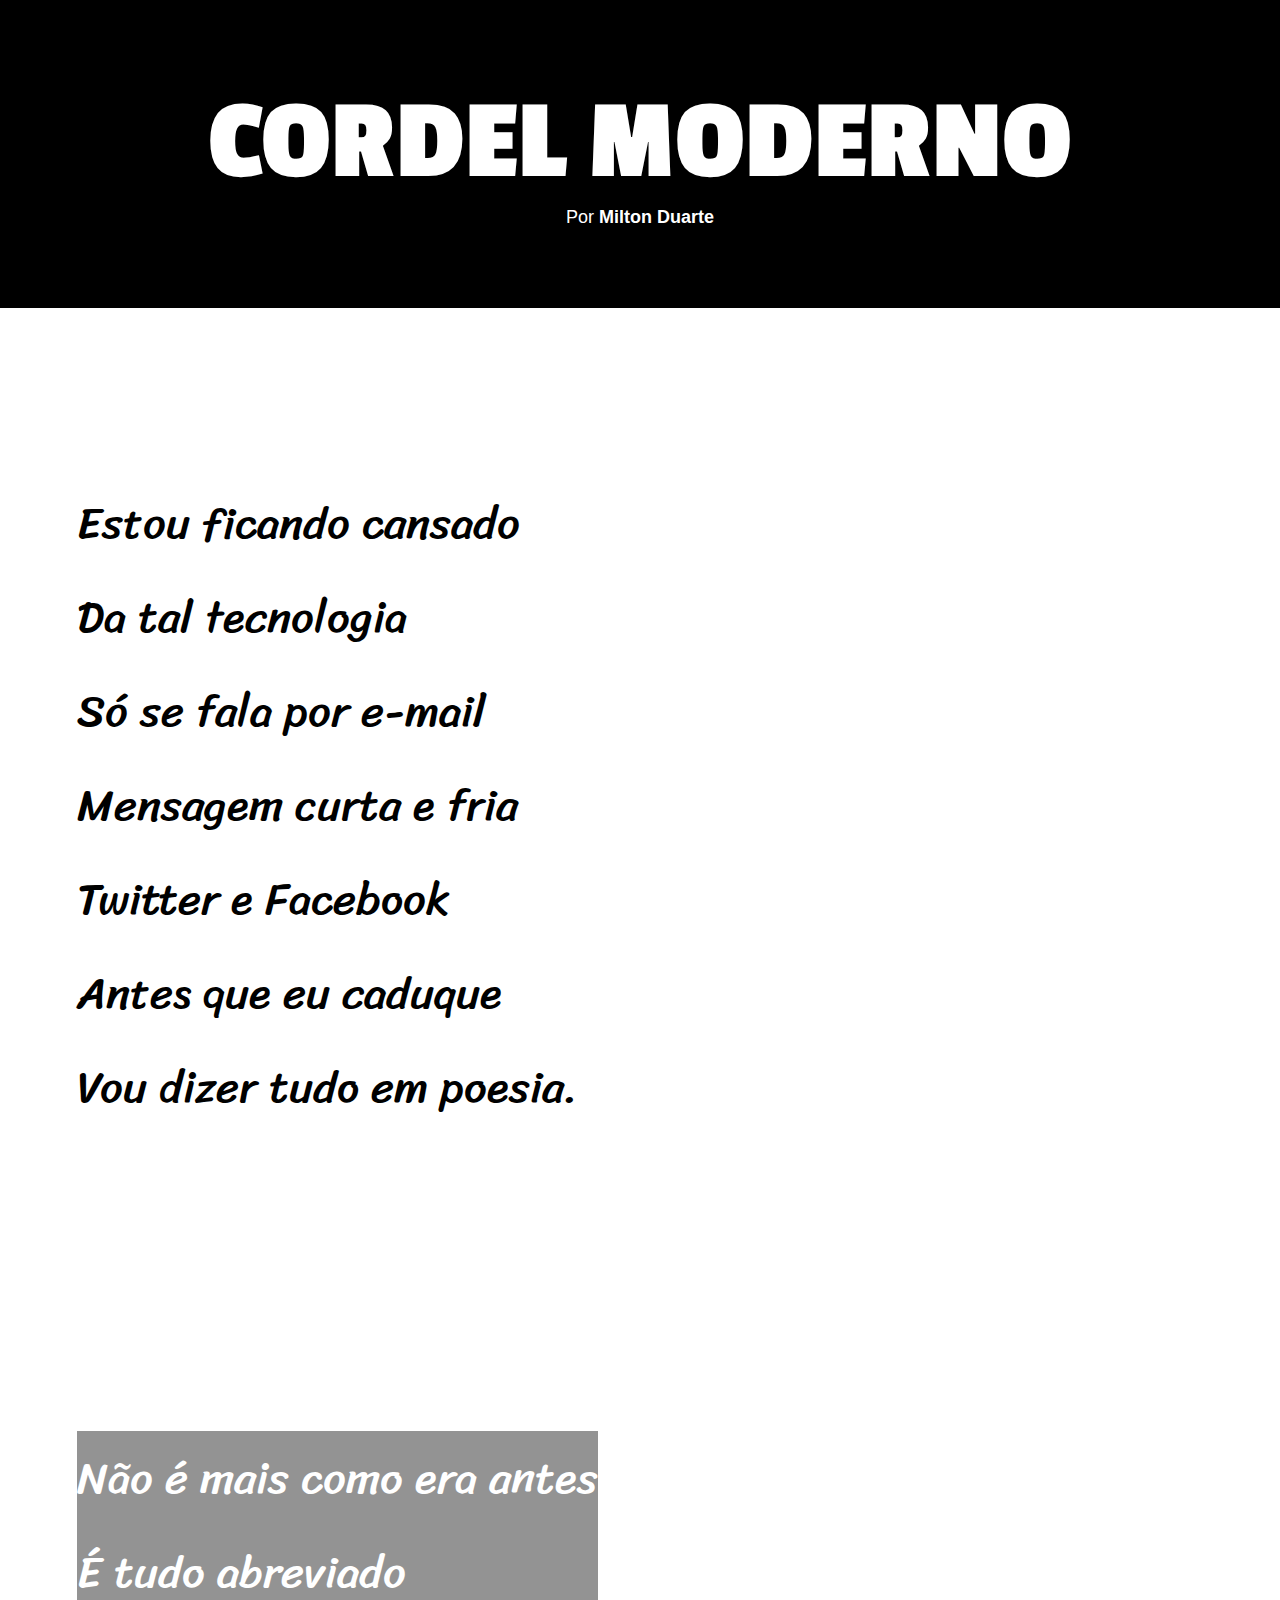
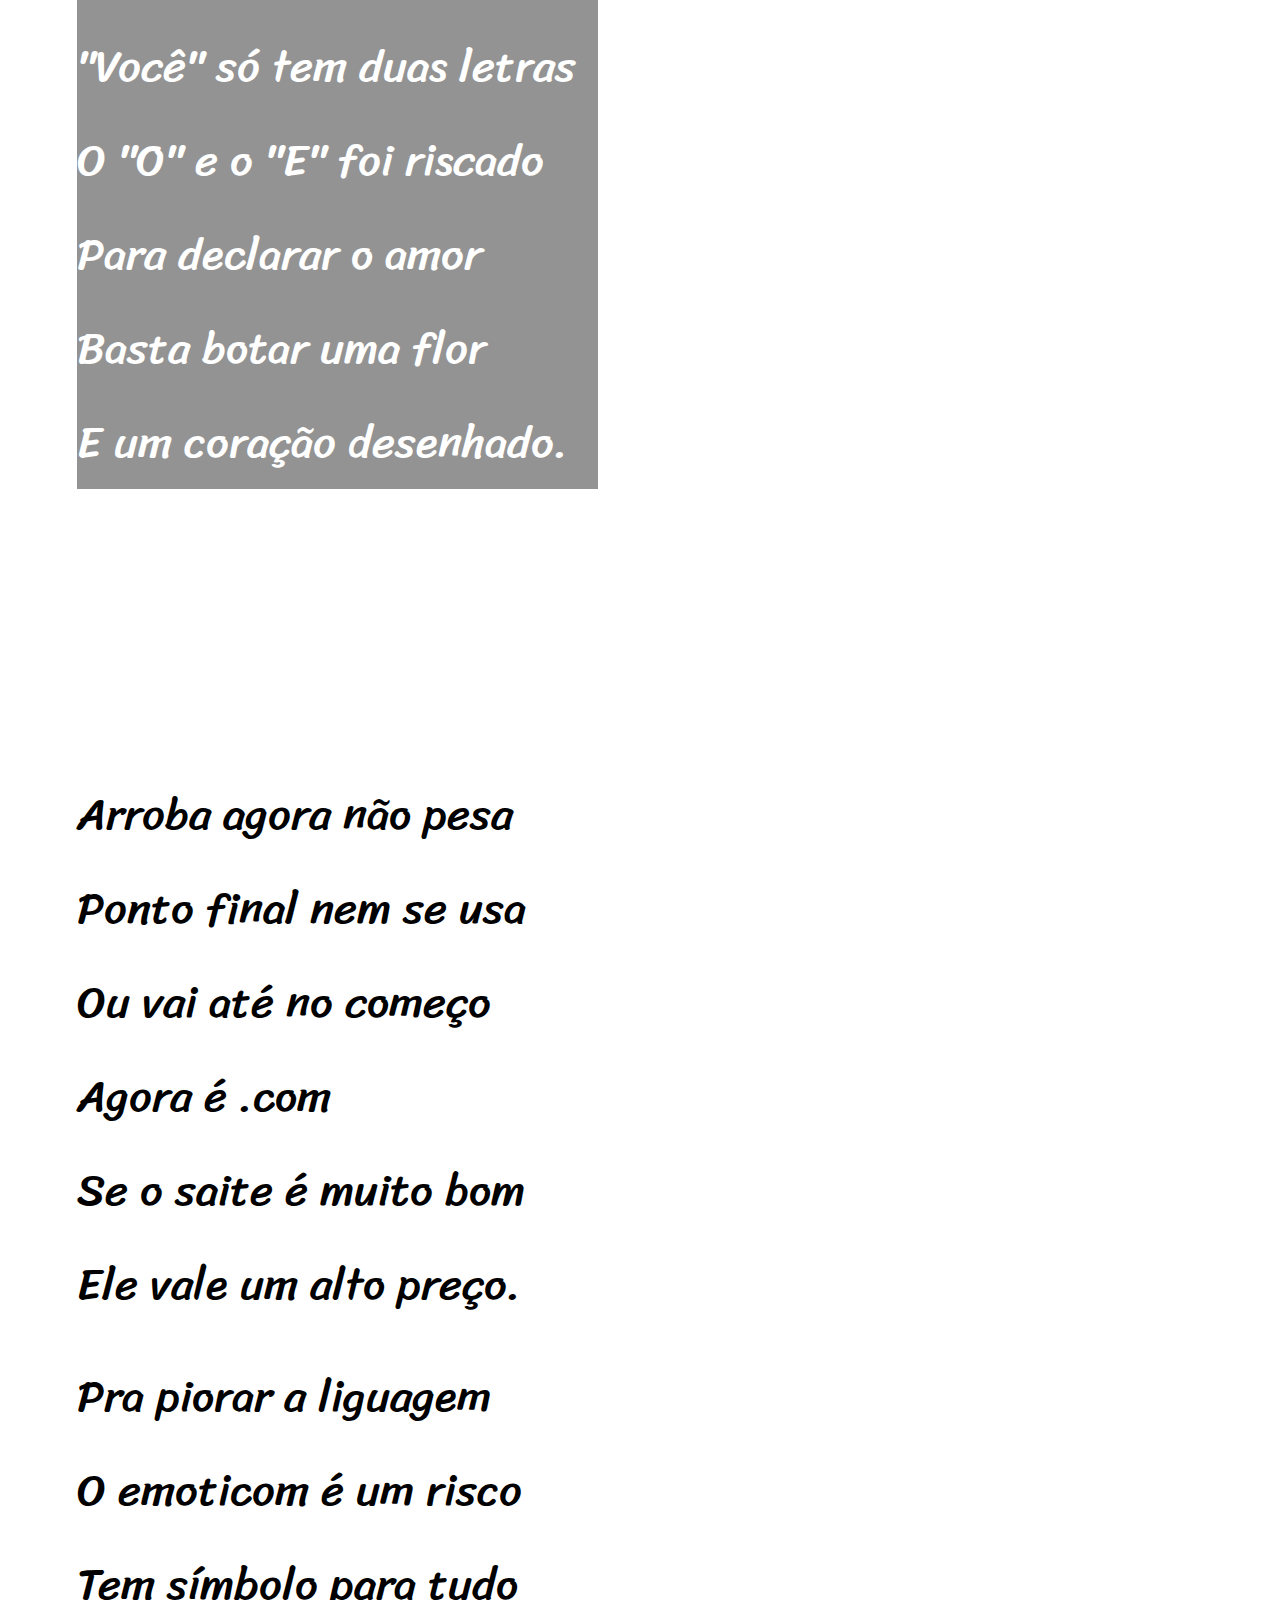
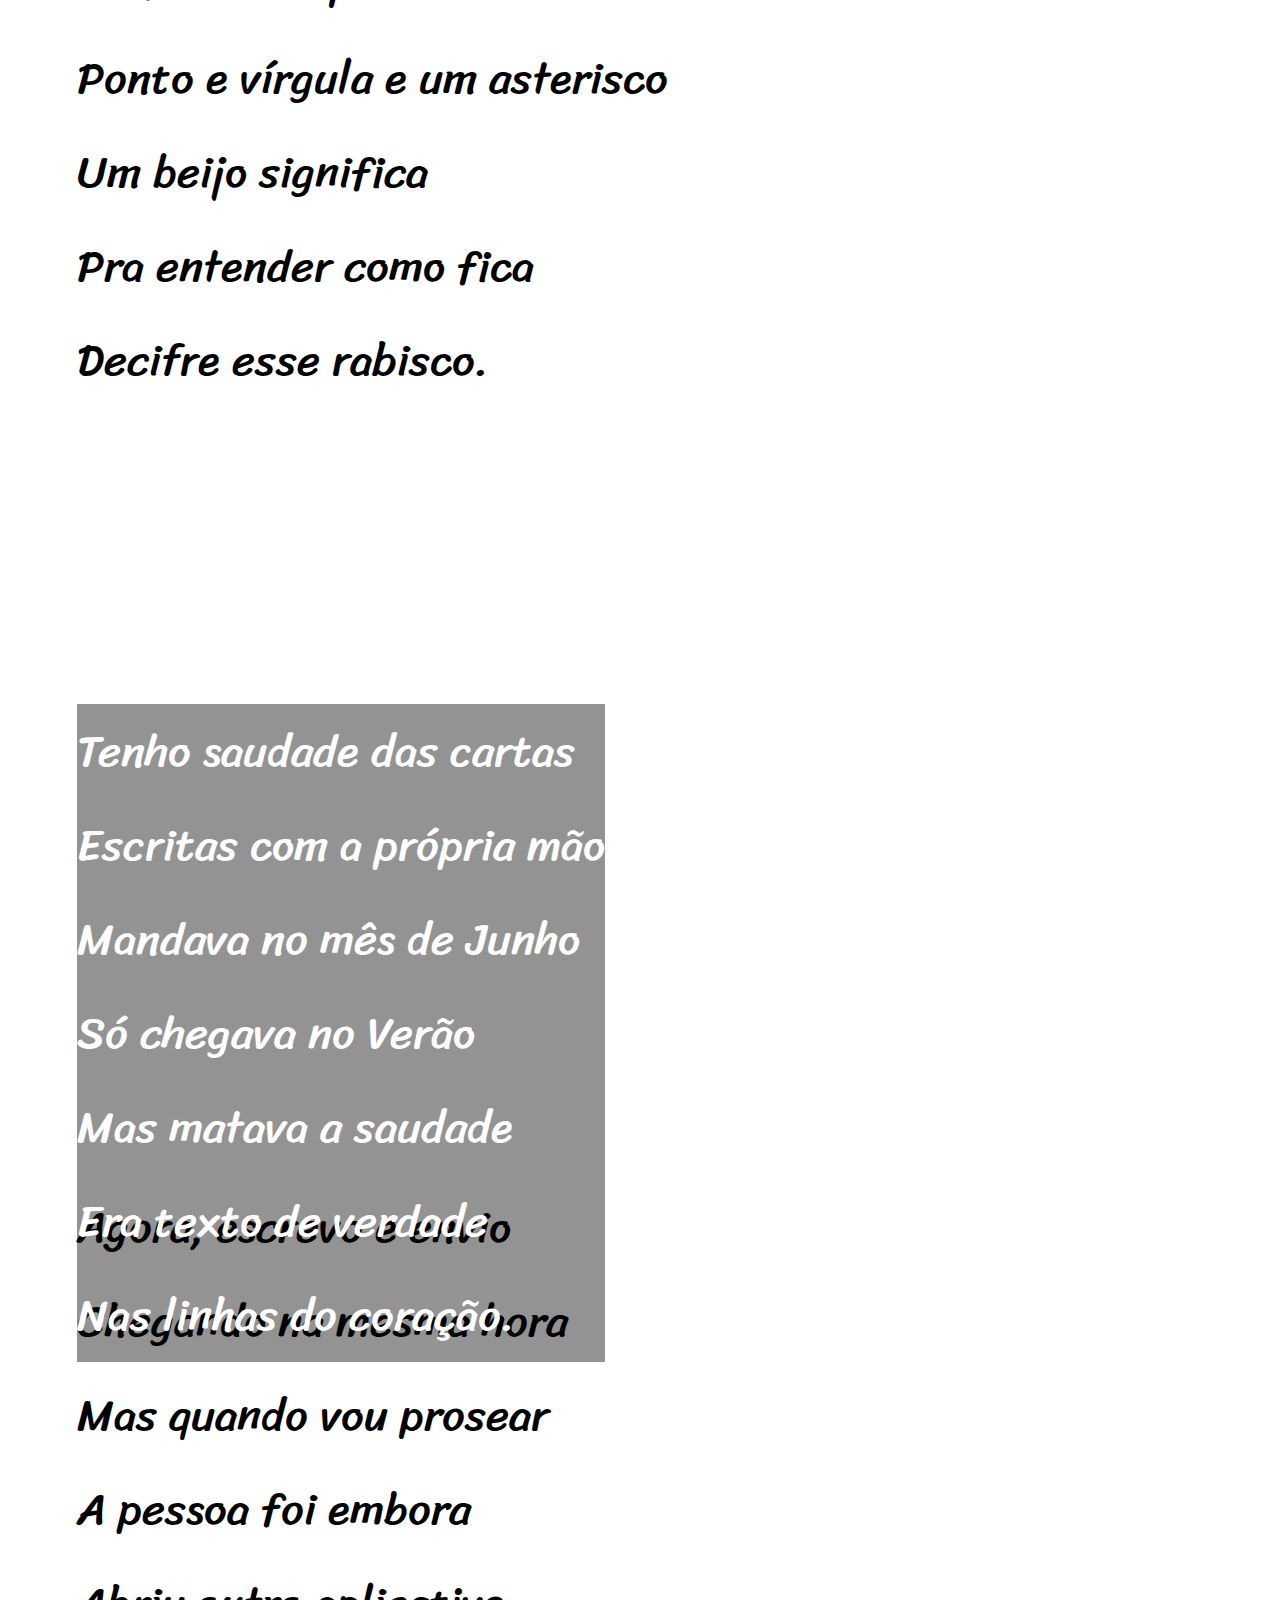
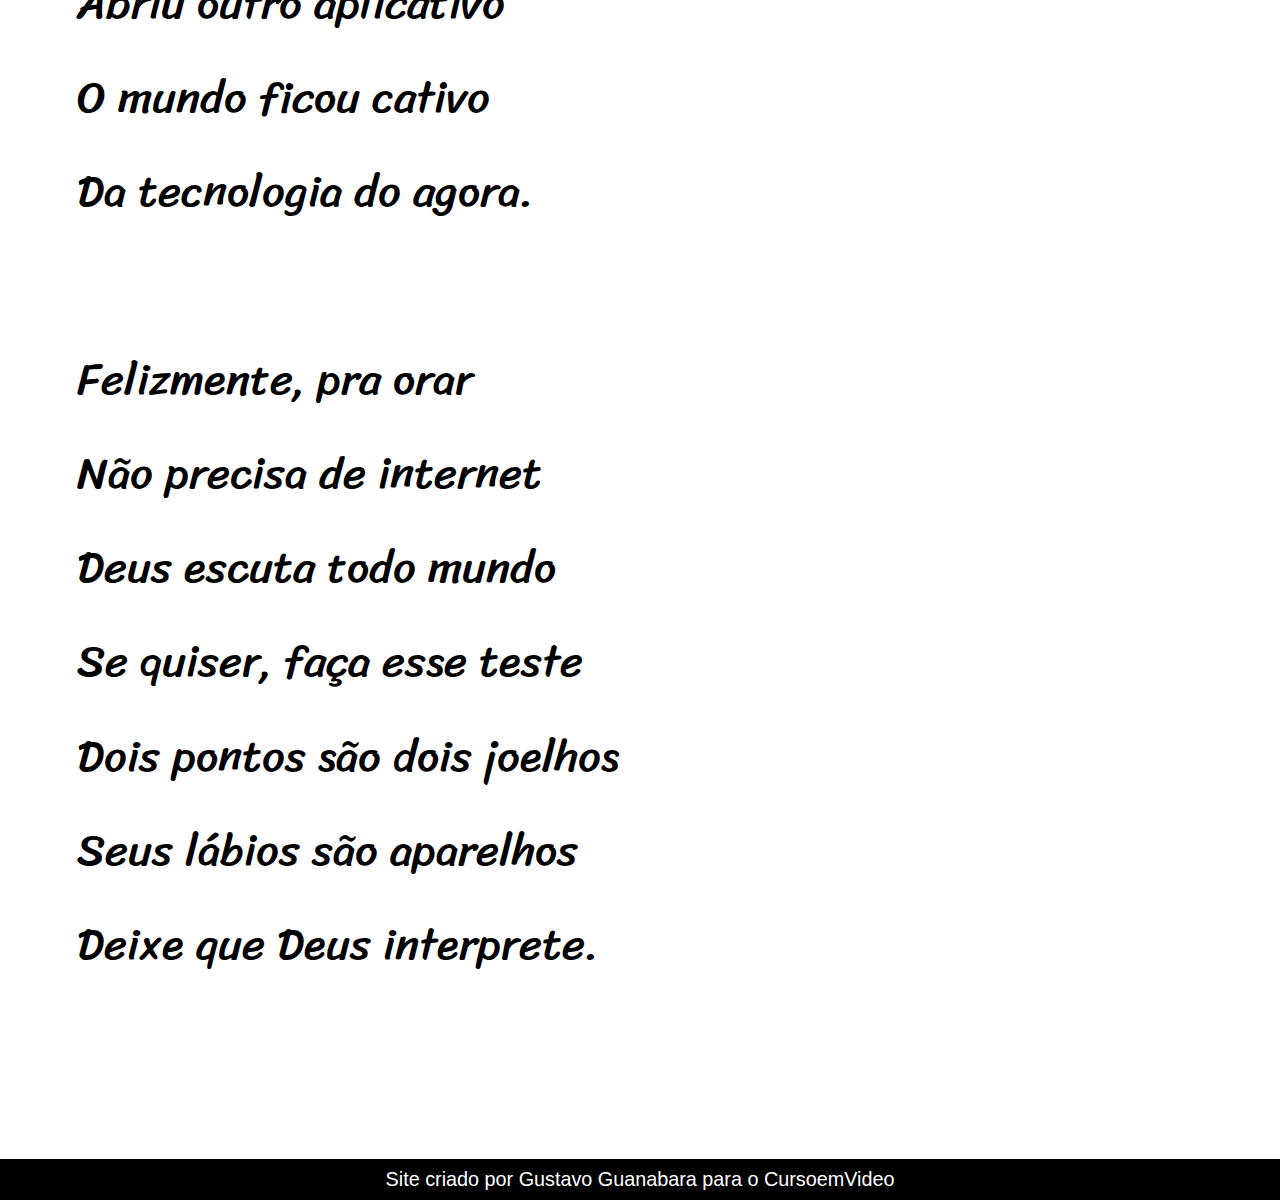
<file: Desafio/Desafio 012/index.html>
<!DOCTYPE html>
<html lang="pt-br">
<head>
    <meta charset="UTF-8">
    <meta http-equiv="X-UA-Compatible" content="IE=edge">
    <meta name="viewport" content="width=device-width, initial-scale=1.0">
    <title>Cordel Moderno</title>
    <link rel="stylesheet" href="estilo.css">
</head>
<body>
    <header>
        <h1>CORDEL MODERNO</h1>
        <p>Por <a href="https://www.recantodasletras.com.br/poesias/3186743">Milton Duarte</a></p>
    </header>
    <main>
        <section id="sec1">
            <p id="par1.1">Estou ficando cansado</br>
            Da tal tecnologia</br>
            Só se fala por e-mail</br>
            Mensagem curta e fria</br>
            Twitter e Facebook</br>
            Antes que eu caduque</br>
            Vou dizer tudo em poesia.</p>
        </section>
        <section id="sec2">
            <p id="par2">Não é mais como era antes</br>
            É tudo abreviado</br>
            "Você" só tem duas letras</br>
            O "O" e o "E" foi riscado</br>
            Para declarar o amor</br>
            Basta botar uma flor</br>
            E um coração desenhado.</p>
        </section>
        <section id="sec3">
            <p id="par3">Arroba agora não pesa</br>
            Ponto final nem se usa</br>
            Ou vai até no começo</br>
            Agora é .com</br>
            Se o saite é muito bom</br>
            Ele vale um alto preço.</p>
            <br>
            <p id="par32">Pra piorar a liguagem</br>
            O emoticom é um risco</br>
            Tem símbolo para tudo</br>
            Ponto e vírgula e um asterisco</br>
            Um beijo significa</br>
            Pra entender como fica</br>
            Decifre esse rabisco.</p>
        </section>
        <section id="sec4">
            <p id="par2">Tenho saudade das cartas</br>
            Escritas com a própria mão</br>
            Mandava no mês de Junho</br>
            Só chegava no Verão</br>
            Mas matava a saudade</br>
            Era texto de verdade</br>
            Nas linhas do coração.</p>
        </section>
        <section class="par5">
            <p>Agora, escrevo e envio</br>
            Chegando na mesma hora</br>
            Mas quando vou prosear</br>
            A pessoa foi embora</br>
            Abriu outro aplicativo</br>
            O mundo ficou cativo</br>
            Da tecnologia do agora.</br>
            <br>
            Felizmente, pra orar</br>
            Não precisa de internet</br>
            Deus escuta todo mundo</br>
            Se quiser, faça esse teste</br>
            Dois pontos são dois joelhos</br>
            Seus lábios são aparelhos</br>
            Deixe que Deus interprete.</p>
        </section>
    </main>
    <footer>
        <p>Site criado por <a href="https://gustavoguanabara.github.io/">Gustavo Guanabara</a> para o <a href="https://www.cursoemvideo.com/">CursoemVideo</a></p>
    </footer>
</body>
</html>
</file>
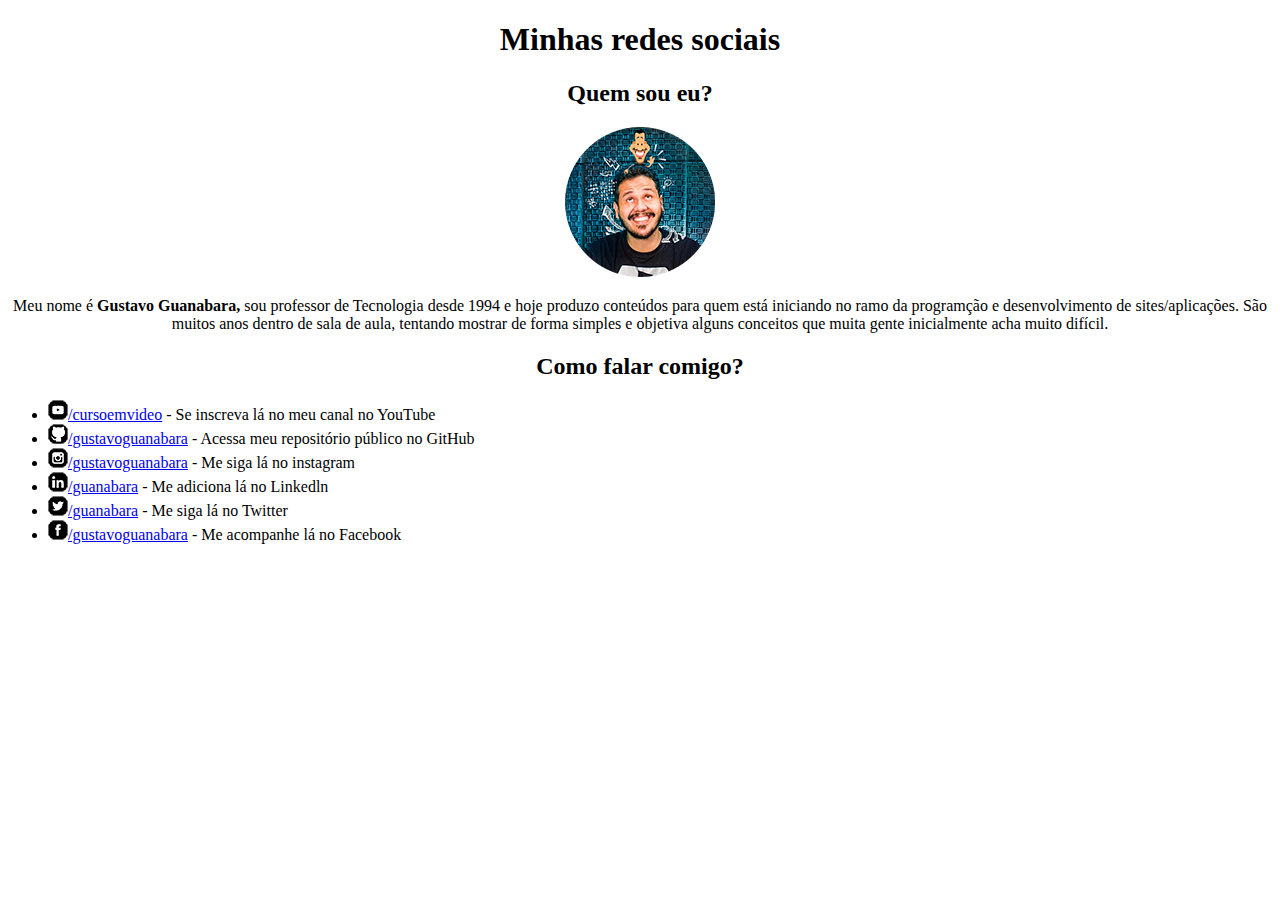
<file: Desafio/Desafio 05/index.html>
<!DOCTYPE html>
<html lang="pt-br">
<head>
    <meta charset="UTF-8">
    <meta http-equiv="X-UA-Compatible" content="IE=edge">
    <meta name="viewport" content="width=device-width, initial-scale=1.0">
    <title>Social</title>
    <link rel="shortcut icon" href="Imagens/" type="image/x-icon">
    <style>
        body {
            text-align: center;
        }
        ul {
            text-align: justify;
        }
    </style>
</head>
<body>
    <h1>Minhas redes sociais</h1>
    <h2>Quem sou eu?</h2>
    <img src="Imagens/foto-perfil-guanabara.png" alt="Gustavo Guanabara">
    <p>Meu nome é <strong>Gustavo Guanabara,</strong> sou professor de Tecnologia desde 1994 e hoje produzo conteúdos para quem está iniciando no ramo da programção e desenvolvimento de sites/aplicações. São muitos anos dentro de sala de aula, tentando mostrar de forma simples e objetiva alguns conceitos que muita gente inicialmente acha muito difícil.</p>
    <h2>Como falar comigo?</h2>
    <ul>
        <li><img src="Imagens/icone-youtube.png" alt="icone youtube"><a href="https://www.youtube.com/channel/UCrWvhVmt0Qac3HgsjQK62FQ" target="_blank">/cursoemvideo</a> - Se inscreva lá no meu canal no YouTube</li>
        <li><img src="Imagens/icone-github.png" alt="icone github"><a href="https://github.com/gustavoguanabara" target="_blank">/gustavoguanabara</a> - Acessa meu repositório público no GitHub</li>
        <li><img src="Imagens/icone-instagram.png" alt="icone instagram"><a href="https://www.instagram.com/gustavoguanabara/" target="_blank">/gustavoguanabara</a> - Me siga lá no instagram</li>
        <li><img src="Imagens/icone-linkedin.png" alt="icone linkedin"><a href="https://www.linkedin.com/in/guanabara/?original_referer=https%3A%2F%2Fwww%2Egoogle%2Ecom%2F&originalSubdomain=br" target="_blank">/guanabara</a> - Me adiciona lá no Linkedln</li>
        <li><img src="Imagens/icone-twitter.png" alt="icone twitter"><a href="https://twitter.com/guanabara" target="_blank">/guanabara</a> - Me siga lá no Twitter</li>
        <li><img src="Imagens/icone-facebook.png" alt="icone "><a href="https://pt-br.facebook.com/gustavoguanabara" target="_blank">/gustavoguanabara</a> - Me acompanhe lá no Facebook</li>
        
    </ul>
</body>
</html>
</file>
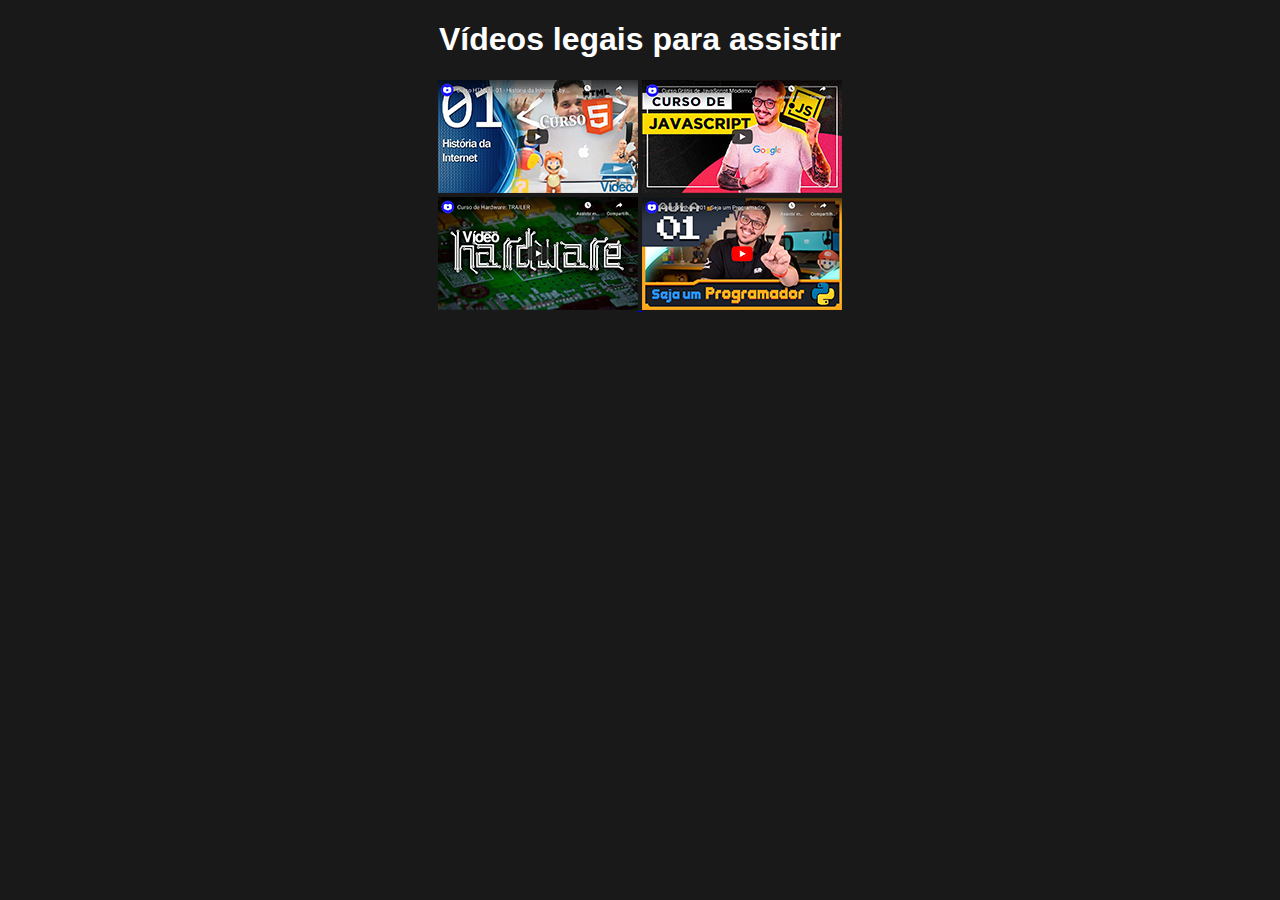
<file: Desafio/Desafio 09/index.html>
<!DOCTYPE html>
<html lang="pt-br">
<head>
    <meta charset="UTF-8">
    <meta http-equiv="X-UA-Compatible" content="IE=edge">
    <meta name="viewport" content="width=device-width, initial-scale=1.0">
    <title>Meus Vídeos</title>
    <link rel="shortcut icon" href="imagens/favicon.ico" type="image/x-icon">
    <style>
        body{
            background-color: rgb(26, 25, 25);
            text-align: center;
            font-family: Arial, Helvetica, sans-serif;
        }
        h1 {
            color: white;
        }
    </style>
</head>
<body>
    <h1>Vídeos legais para assistir</h1>
    <picture>
        <a href="paginahtml.html"><img src="imagens/thumb-html.png" alt="pagina html"></a>
        <a href="paginajs.html"><img src="imagens/thumb-js.png" alt="pagina js"></a><br>
        <a href="paginahardware.html"><img src="imagens/thumb-hardware.png" alt="pagina hardware">
        <a href="paginapython.html"><img src="imagens/thumb-python.png" alt="pagina python">
    </picture>
</body>
</html>
</file>
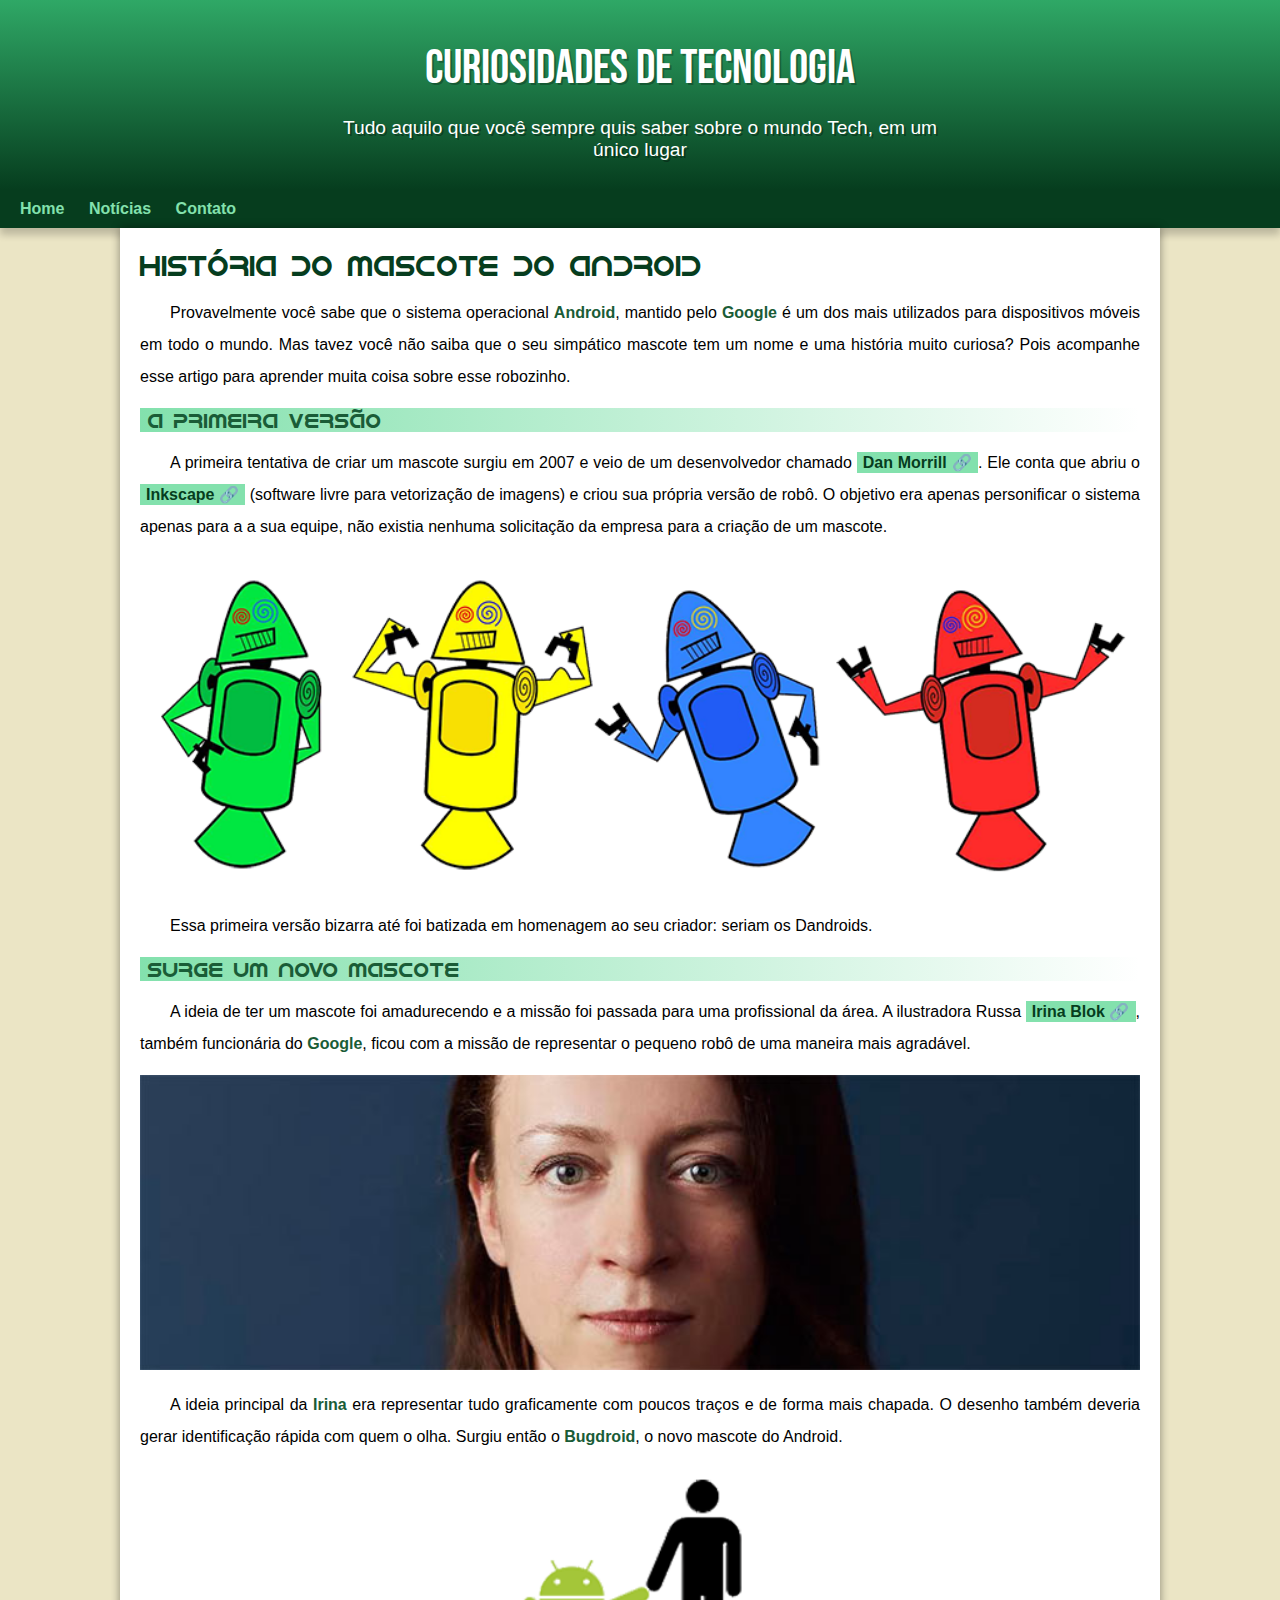
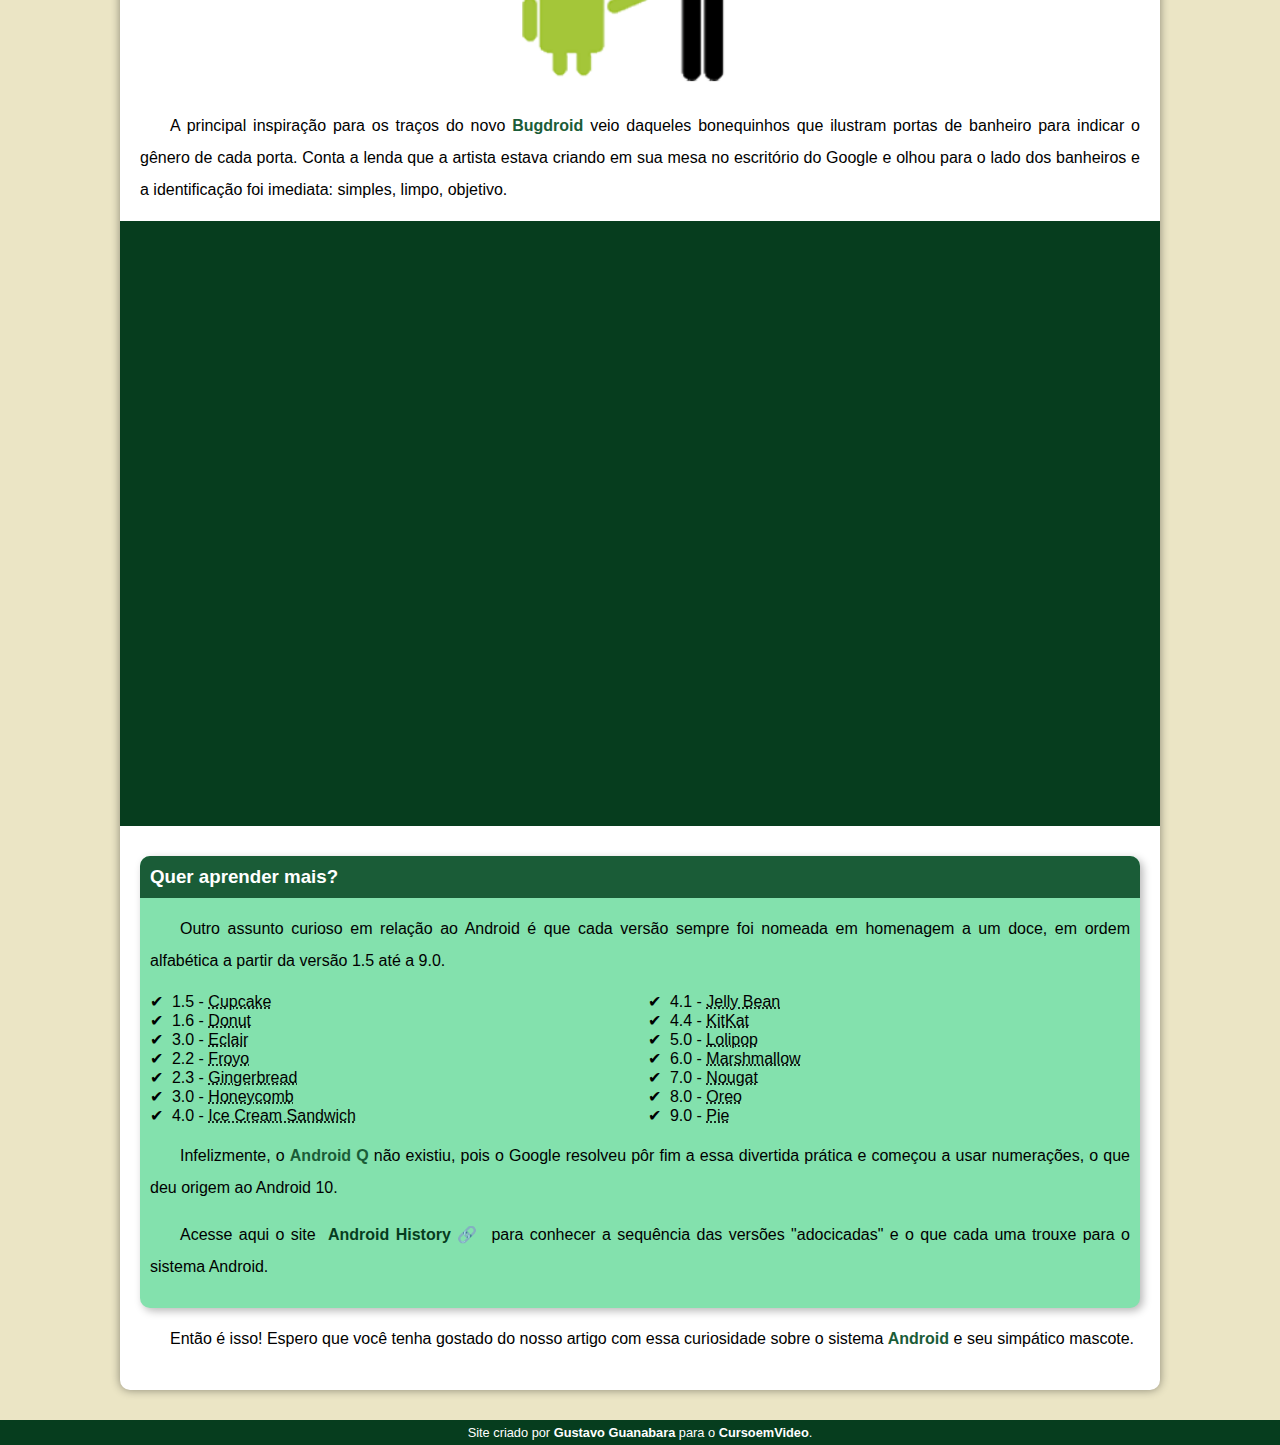
<file: Desafio/Desafio 010/android.html>
<!DOCTYPE html>
<html lang="en">
<head>
    <meta charset="UTF-8">
    <meta http-equiv="X-UA-Compatible" content="IE=edge">
    <meta name="viewport" content="width=device-width, initial-scale=1.0">
    <title>Como surgiu o Mascote do Android?</title>
    <link rel="shortcut icon" href="imagens/favicon.ico" type="image/x-icon">
    <link rel="stylesheet" href="estilo.css">
</head>
<body>
<header>
    <h1>Curiosidades de Tecnologia</h1>
    
    <p>Tudo aquilo que você sempre quis saber sobre o mundo Tech, em um único lugar</p>
</header>
<nav>
    <a href="#">Home</a>
    <a href="#">Notícias</a>
    <a href="#">Contato</a>
</nav>   
<main>
    <article>
        <h1>História do Mascote do Android</h1>
        
        <p>Provavelmente você sabe que o sistema operacional <strong>Android</strong>, mantido pelo <strong>Google</strong> é um dos mais utilizados para dispositivos móveis em todo o mundo. Mas tavez você não saiba que o seu simpático mascote tem um nome e uma história muito curiosa? Pois acompanhe esse artigo para aprender muita coisa sobre esse robozinho.</p>
        
        <h2>A primeira versão</h2>
        
        <p>A primeira tentativa de criar um mascote surgiu em 2007 e veio de um desenvolvedor chamado <a href="https://androidcommunity.com/dan-morrill-shows-us-the-android-mascot-that-almost-was-20130103/" target="_blank" class="externo">Dan Morrill</a>. Ele conta que abriu o <a href="https://inkscape.org/pt-br/" target="_blank" class="externo">Inkscape</a> (software livre para vetorização de imagens) e criou sua própria versão de robô. O objetivo era apenas personificar o sistema apenas para a a sua equipe, não existia nenhuma solicitação da empresa para a criação de um mascote.</p>
        
        <picture>
            <source media="(max-width: 670px)" srcset="imagens/dan-droids-pq.png"> 
            <img src="imagens/dan-droids.png" alt="primeiro mascote do android">
        </picture>
        
        <p>Essa primeira versão bizarra até foi batizada em homenagem ao seu criador: seriam os Dandroids.</p>
        
        <h2>Surge um novo mascote</h2>
        
        <p>A ideia de ter um mascote foi amadurecendo e a missão foi passada para uma profissional da área. A ilustradora Russa <a href="https://www.irinablok.com/" target="_blank" class="externo">Irina Blok</a>, também funcionária do <strong>Google</strong>, ficou com a missão de representar o pequeno robô de uma maneira mais agradável.</p>
        
        <picture>
            <source media="(max-width: 670px)" srcset="imagens/irina-blok-pq.jpg">
            <img src="imagens/irina-blok.jpg" alt="Irina block, criadora do Android">
        </picture>
        
        <p>A ideia principal da <strong>Irina</strong> era representar tudo graficamente com poucos traços e de forma mais chapada. O desenho também deveria gerar identificação rápida com quem o olha. Surgiu então o <strong>Bugdroid</strong>, o novo mascote do Android.</p>
        
        <img src="imagens/bugdroid.png" alt="Bugdroid" class="pequena" alt="Bugdroid">
        
        <p>A principal inspiração para os traços do novo <strong>Bugdroid</strong> veio daqueles bonequinhos que ilustram portas de banheiro para indicar o gênero de cada porta. Conta a lenda que a artista estava criando em sua mesa no escritório do Google e olhou para o lado dos banheiros e a identificação foi imediata: simples, limpo, objetivo.</p>
        
        <div class="video"><iframe width="1290" height="547" src="https://www.youtube.com/embed/l2UDgpLz20M" title="YouTube video player" frameborder="0" allow="accelerometer; autoplay; clipboard-write; encrypted-media; gyroscope; picture-in-picture" allowfullscreen></iframe></div>
        
        <aside>
            <h3>Quer aprender mais?</h3>
            
            <p>Outro assunto curioso em relação ao Android é que cada versão sempre foi nomeada em homenagem a um doce, em ordem alfabética a partir da versão 1.5 até a 9.0.</p>
            
            <ul>
                <li>1.5 - <abbr title="Bolo de Copo">Cupcake</abbr></li>
                <li>1.6 - <abbr title="Rosquinha">Donut</abbr></li>
                <li>3.0 - <abbr title="Bomba">Eclair</abbr></li>
                <li>2.2 - <abbr title="Yorgute Congelado">Froyo</abbr></li>
                <li>2.3 - <abbr title="Biscoito de Gengibre">Gingerbread</abbr></li>
                <li>3.0 - <abbr title="Favo de Mel">Honeycomb</abbr></li>
                <li>4.0 - <abbr title="Sanduiche de Sorvete">Ice Cream Sandwich</abbr></li>
                <li>4.1 - <abbr title="Jujuba">Jelly Bean</abbr></li>
                <li>4.4 - <abbr title="KitKat">KitKat</abbr></li>
                <li>5.0 - <abbr title="Pirulito">Lolipop</abbr></li>
                <li>6.0 - <abbr title="Marshmallow">Marshmallow</abbr></li>
                <li>7.0 - <abbr title="Torrone">Nougat</abbr></li>
                <li>8.0 - <abbr title="Oreo">Oreo</abbr></li>
                <li>9.0 - <abbr title="Torta">Pie</abbr></li>
            </ul>
            
            <p>Infelizmente, o <strong>Android Q</strong> não existiu, pois o Google resolveu pôr fim a essa divertida prática e começou a usar numerações, o que deu origem ao Android 10.</p>
        
        
            <p>Acesse aqui o site <a href="https://www.android.com/intl/pt-BR_br/history/" target="_blank" class="externo">Android History</a> para conhecer a sequência das versões "adocicadas" e o que cada uma trouxe para o sistema Android.</p>
        
        </aside>

        <p>Então é isso! Espero que você tenha gostado do nosso artigo com essa curiosidade sobre o sistema <strong>Android</strong> e seu simpático mascote.</p>
    </article>
</main>
<footer>
    <p>Site criado por <a href="https://gustavoguanabara.github.io/" target="_blank">Gustavo Guanabara</a> para o <a href="https://www.youtube.com/cursoemvideo" target="_blank">CursoemVideo</a>.</p>
</footer>
</body>
</html>
</file>
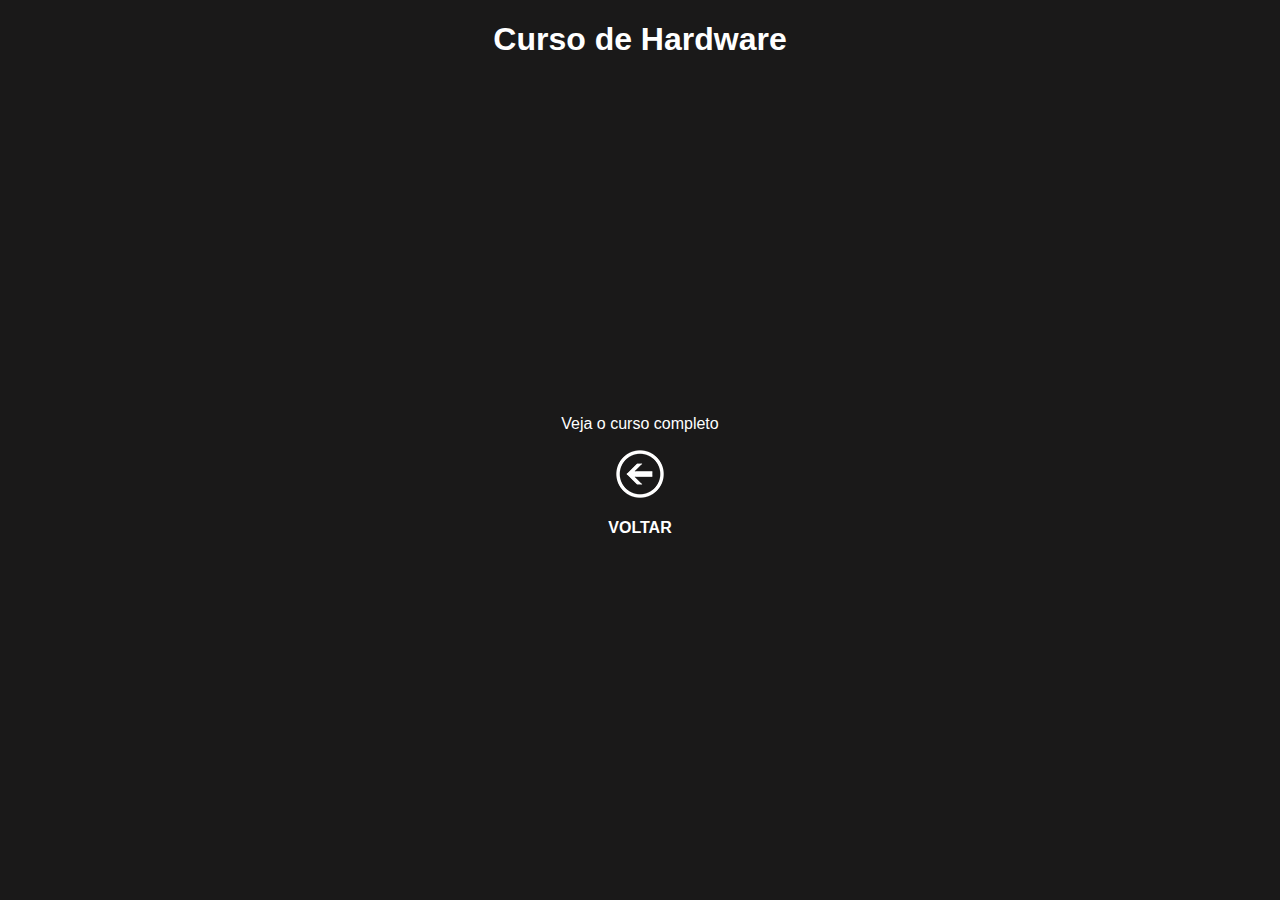
<file: Desafio/Desafio 09/paginahardware.html>
<!DOCTYPE html>
<html lang="pt-br">
<head>
    <meta charset="UTF-8">
    <meta http-equiv="X-UA-Compatible" content="IE=edge">
    <meta name="viewport" content="width=device-width, initial-scale=1.0">
    <title>Hardware</title>
    <style>
        body {
            background-color: rgb(26, 25, 25);
            text-align: center;
            font-family: Arial, Helvetica, sans-serif;
        }
        h1 {
            color: white;
        }
        p {
            color: white;
        }
        a {
            color: white;
            text-decoration: none;
        }

        a:hover {
            text-decoration: underline;
        }
    </style>
</head>
<body>
    <h1>Curso de Hardware</h1>
    <iframe width="560" height="315" src="https://www.youtube.com/embed/iT6E92Kt38o" title="YouTube video player" frameborder="0" allow="accelerometer; autoplay; clipboard-write; encrypted-media; gyroscope; picture-in-picture" allowfullscreen></iframe><br>
    <p><a href="https://www.youtube.com/watch?v=iT6E92Kt38o&ab_channel=CursoemV%C3%ADdeo" target="_blank">Veja o curso completo</a></p>
    <picture>
    <a href="index.html"><img src="imagens/voltar.png" alt="botao de voltar"><br></a>
    </picture>
    <p><strong>VOLTAR</strong></p>
</body>
</html>
</file>
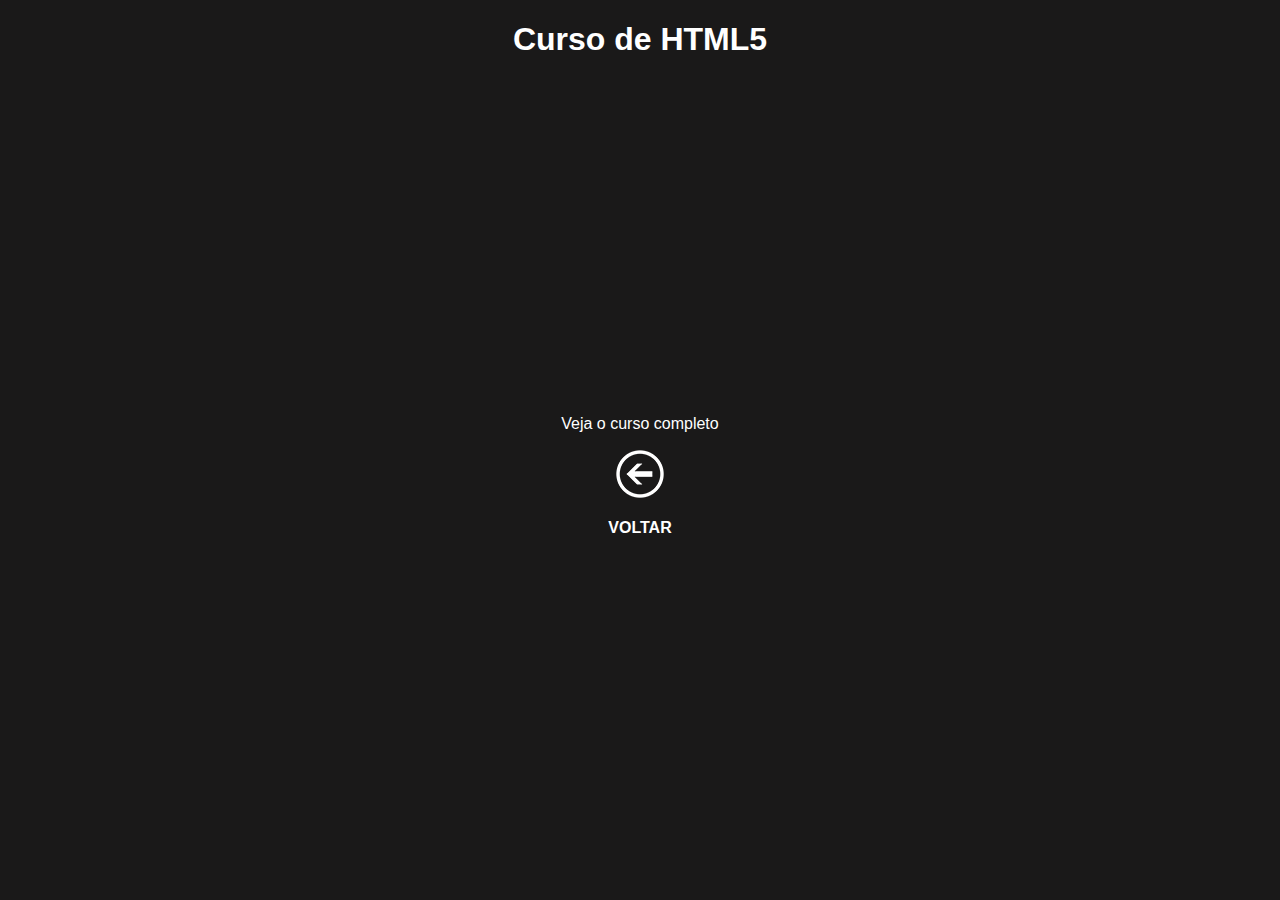
<file: Desafio/Desafio 09/paginahtml.html>
<!DOCTYPE html>
<html lang="pt-br">
<head>
    <meta charset="UTF-8">
    <meta http-equiv="X-UA-Compatible" content="IE=edge">
    <meta name="viewport" content="width=device-width, initial-scale=1.0">
    <title>HTML</title>
    <style>
        body {
            background-color: rgb(26, 25, 25);
            text-align: center;
            color: white;
            font-family: Arial, Helvetica, sans-serif;
        }
        p {
            color: white;
        }

        a {
            color: white;
            text-decoration: none;
        }

        a:hover {
            text-decoration: underline;
        }
        
    </style>
</head>
<body>
    <h1>Curso de HTML5</h1>
    <iframe width="560" height="315" src="https://www.youtube.com/embed/epDCjksKMok" title="YouTube video player" frameborder="0" allow="accelerometer; autoplay; clipboard-write; encrypted-media; gyroscope; picture-in-picture" allowfullscreen></iframe><br>
    <picture>
    <p><a href="https://www.youtube.com/watch?v=epDCjksKMok&ab_channel=CursoemV%C3%ADdeo" target="_blank">Veja o curso completo</a></p>
    <a href="index.html"><img src="imagens/voltar.png" alt="botao de voltar"><br></a>
    </picture>
    <p><strong>VOLTAR</strong></p>
</body>
</html>
</file>
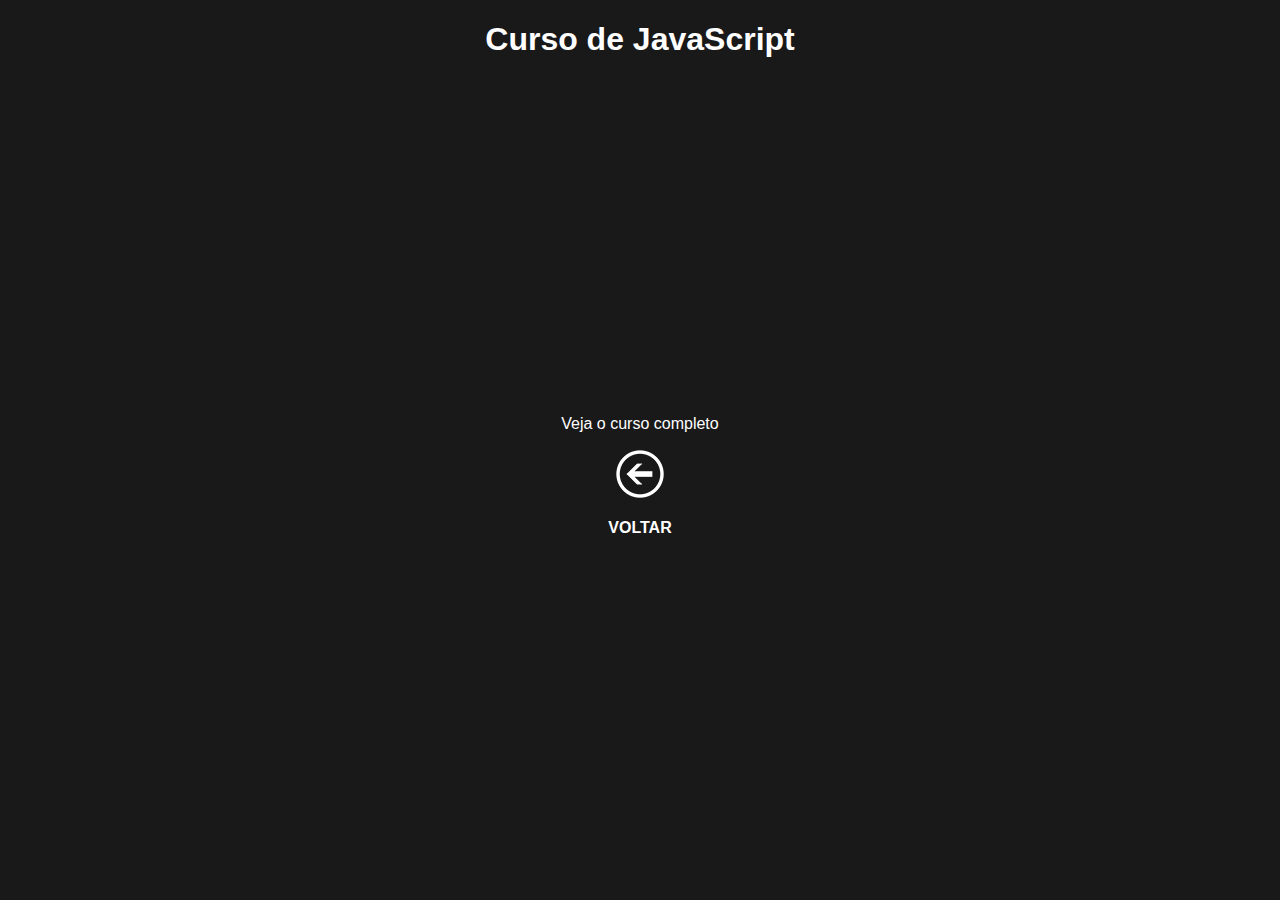
<file: Desafio/Desafio 09/paginajs.html>
<!DOCTYPE html>
<html lang="pt-br">
<head>
    <meta charset="UTF-8">
    <meta http-equiv="X-UA-Compatible" content="IE=edge">
    <meta name="viewport" content="width=device-width, initial-scale=1.0">
    <title>JavaScript</title>
    <style>
        body {
            background-color: rgb(26, 25, 25);
            text-align: center;
            font-family: Arial, Helvetica, sans-serif;
        }
        h1 {
            color: white;
        }
        p {
            color: white;
        }
        a {
            color: white;
            text-decoration: none;
        }

        a:hover {
            text-decoration: underline;
        }
    </style>
</head>
<body>
    <h1>Curso de JavaScript</h1>
    <iframe width="560" height="315" src="https://www.youtube.com/embed/1-w1RfGIov4" title="YouTube video player" frameborder="0" allow="accelerometer; autoplay; clipboard-write; encrypted-media; gyroscope; picture-in-picture" allowfullscreen></iframe><br>
    <p><a href="https://www.youtube.com/watch?v=1-w1RfGIov4&ab_channel=CursoemV%C3%ADdeo" target="_blank">Veja o curso completo</a></p>
    <picture>
    <a href="index.html"><img src="imagens/voltar.png" alt="botao de voltar"><br></a>
    </picture>
    <p><strong>VOLTAR</strong></p>
</body>
</html>
</file>
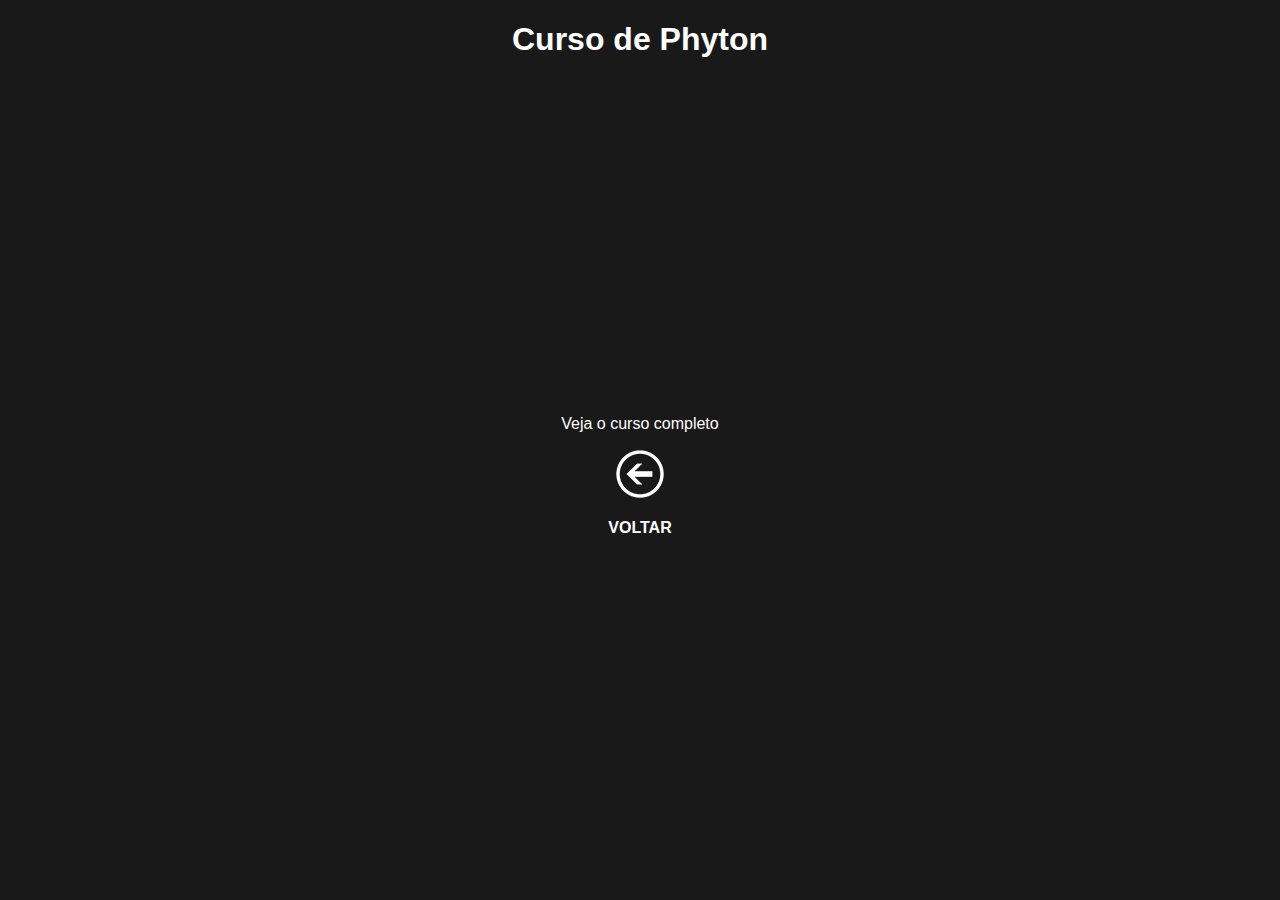
<file: Desafio/Desafio 09/paginapython.html>
<!DOCTYPE html>
<html lang="pt-br">
<head>
    <meta charset="UTF-8">
    <meta http-equiv="X-UA-Compatible" content="IE=edge">
    <meta name="viewport" content="width=device-width, initial-scale=1.0">
    <title>Python</title>
    <style>
        body {
            background-color: rgb(26, 25, 25);
            text-align: center;
            font-family: Arial, Helvetica, sans-serif;
        }
        h1 {
            color: white;
        }
        p {
            color: white;
        }
        a {
            color: white;
            text-decoration: none;
        }

        a:hover {
            text-decoration: underline;
        }
    </style>
</head>
<body>
    <h1>Curso de Phyton</h1>
    <iframe width="560" height="315" src="https://www.youtube.com/embed/S9uPNppGsGo" title="YouTube video player" frameborder="0" allow="accelerometer; autoplay; clipboard-write; encrypted-media; gyroscope; picture-in-picture" allowfullscreen></iframe><br>
    <p><a href="https://www.youtube.com/watch?v=S9uPNppGsGo&ab_channel=CursoemV%C3%ADdeo" target="_blank">Veja o curso completo</a></p>
    <picture>
    <a href="index.html"><img src="imagens/voltar.png" alt="botao de voltar"><br></a>
    </picture>
    <p><strong>VOLTAR</strong></p>
</body>
</html>
</file>
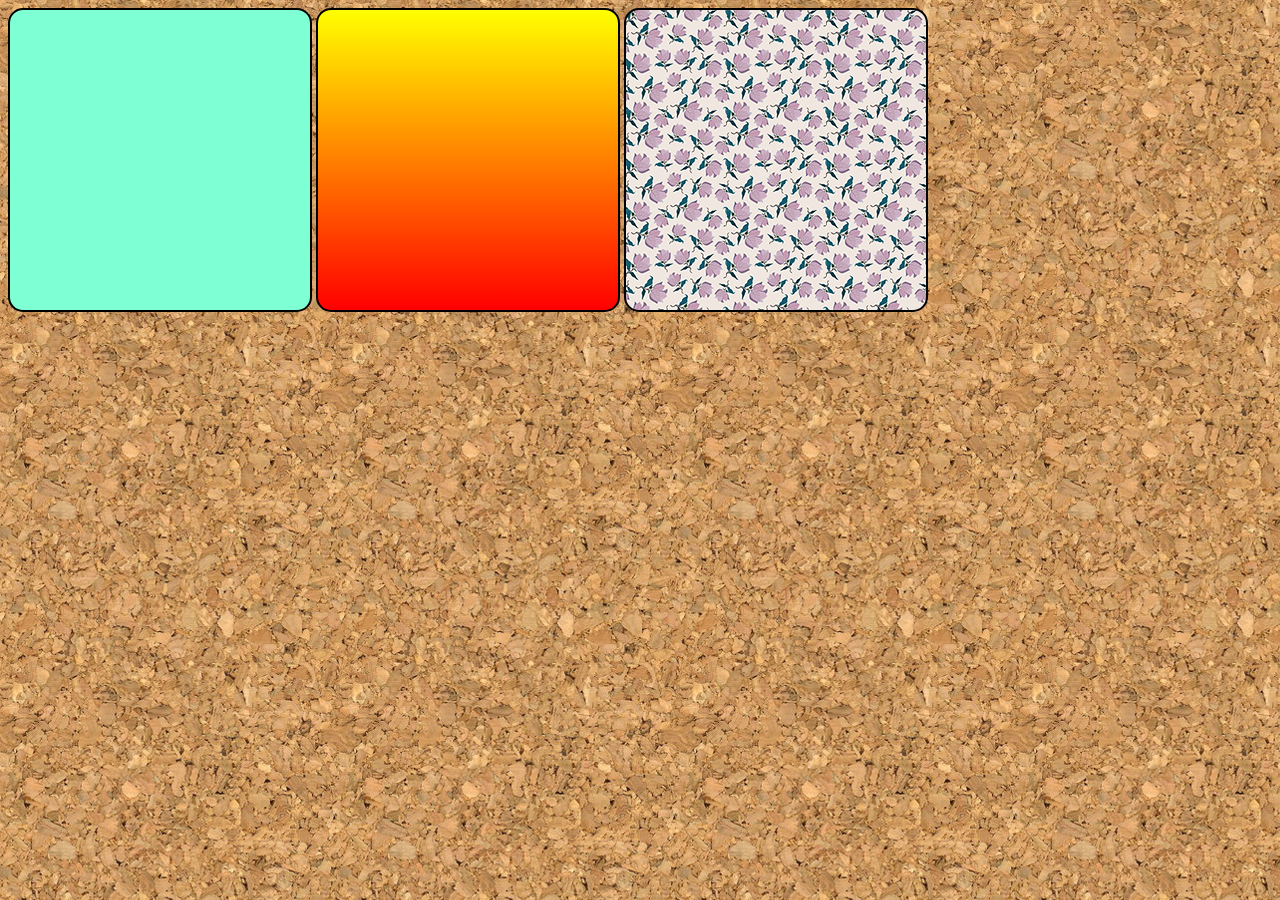
<file: Exercicios/ex022/fundo001.html>
<!DOCTYPE html>
<html lang="pt-br">
<head>
    <meta charset="UTF-8">
    <meta http-equiv="X-UA-Compatible" content="IE=edge">
    <meta name="viewport" content="width=device-width, initial-scale=1.0">
    <title>Teate de imagem de fundo</title>
    <style>

        body {
            background-image: url('Imagens/wallpaper001.jpg');
    
        }

        div.quadrado {
            display: inline-block;
            border: 2px solid black;
            border-radius: 15px;
            background-color: lightgray;
            width: 300px;
            height: 300px;  
            
        }

        div#q1 {
            background-color: aquamarine;
        }
        
        div#q2 {
            background-image: linear-gradient(to bottom, yellow, red);
        }
        
        div#q3 {
            background-image: url('Imagens/pattern003.png');    
        }
    </style>
</head>
<body>
    <div class="quadrado" id="q1">

    </div>
    <div class="quadrado" id="q2">
        
    </div>
    <div class="quadrado" id="q3">
        
    </div>
</body>
</html>
</file>
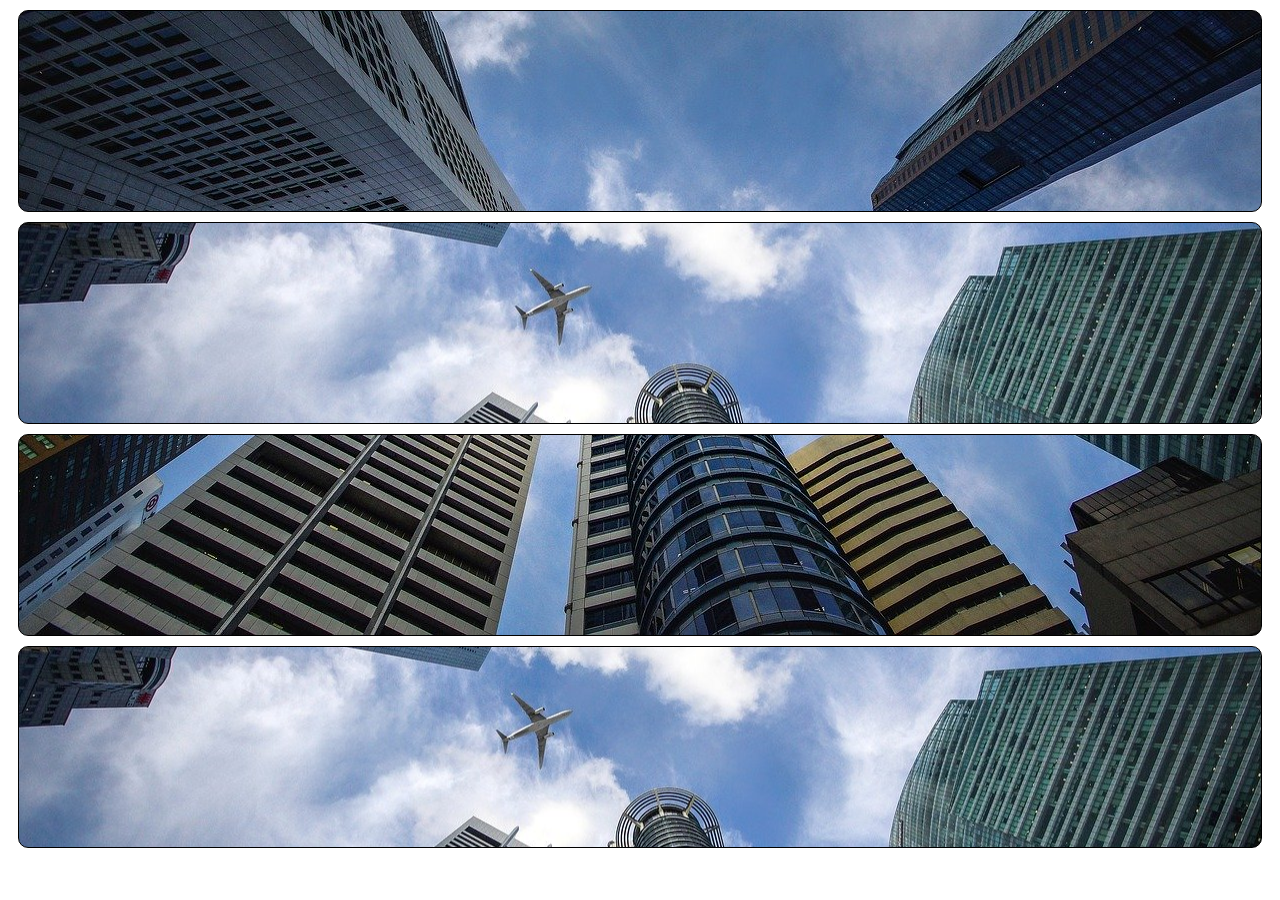
<file: Exercicios/ex022/fundo003.html>
<!DOCTYPE html>
<html lang="pt-br">
<head>
    <meta charset="UTF-8">
    <meta http-equiv="X-UA-Compatible" content="IE=edge">
    <meta name="viewport" content="width=device-width, initial-scale=1.0">
    <title>Posição dos fundos</title>
    <style>
        div.bloco {
            background-image: url('Imagens/wallpaper002.jpg');
            height: 200px;
            border: 1px solid black;
            border-radius: 10px;
            margin: 10px;
        }

        div#q1 {
            background-position: left top;
        }
        
        div#q2 {
            background-position: left center;
        }

        div#q3 {
            background-position: right bottom;
        }

        div#q4 {
            background-position: center center;
        }
    </style>
</head>
<body>
    <div class="bloco" id="q1">

    </div>
    <div class="bloco" id="q2">

    </div>
    <div class="bloco" id="q3">

    </div>
    <div class="bloco" id="q4">

    </div>
</body>
</html>
</file>
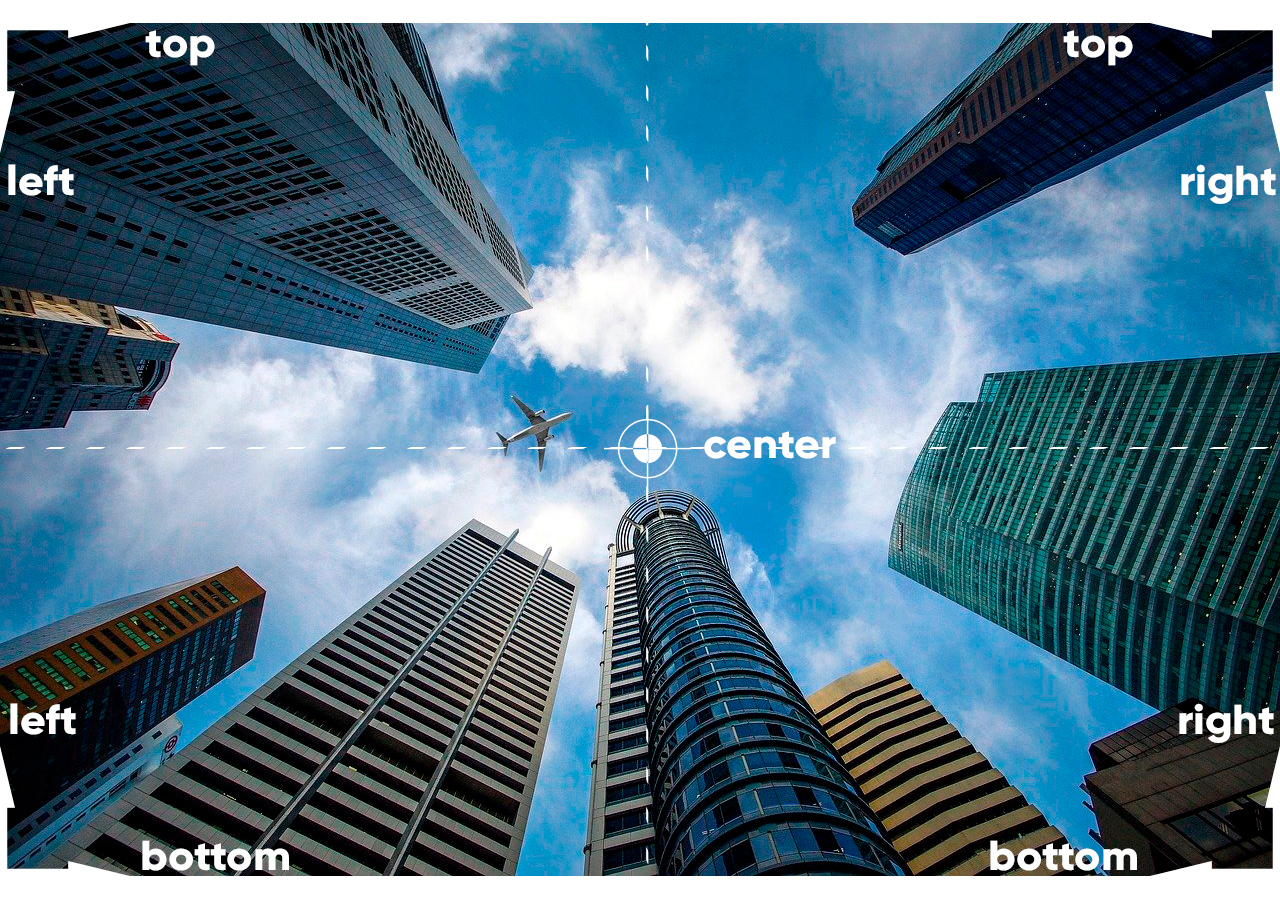
<file: Exercicios/ex022/fundo005.html>
<!DOCTYPE html>
<html lang="pt-br">
<head>
    <meta charset="UTF-8">
    <meta http-equiv="X-UA-Compatible" content="IE=edge">
    <meta name="viewport" content="width=device-width, initial-scale=1.0">
    <title>Posicionamento</title>
    <style>
        body {
            height: 98vh;
            background-image: url('Imagens/wallpaper003.jpg');
            background-position: left center;
            background-repeat: no-repeat;
        }
    </style>
</head>
<body>
    
</body>
</html>
</file>
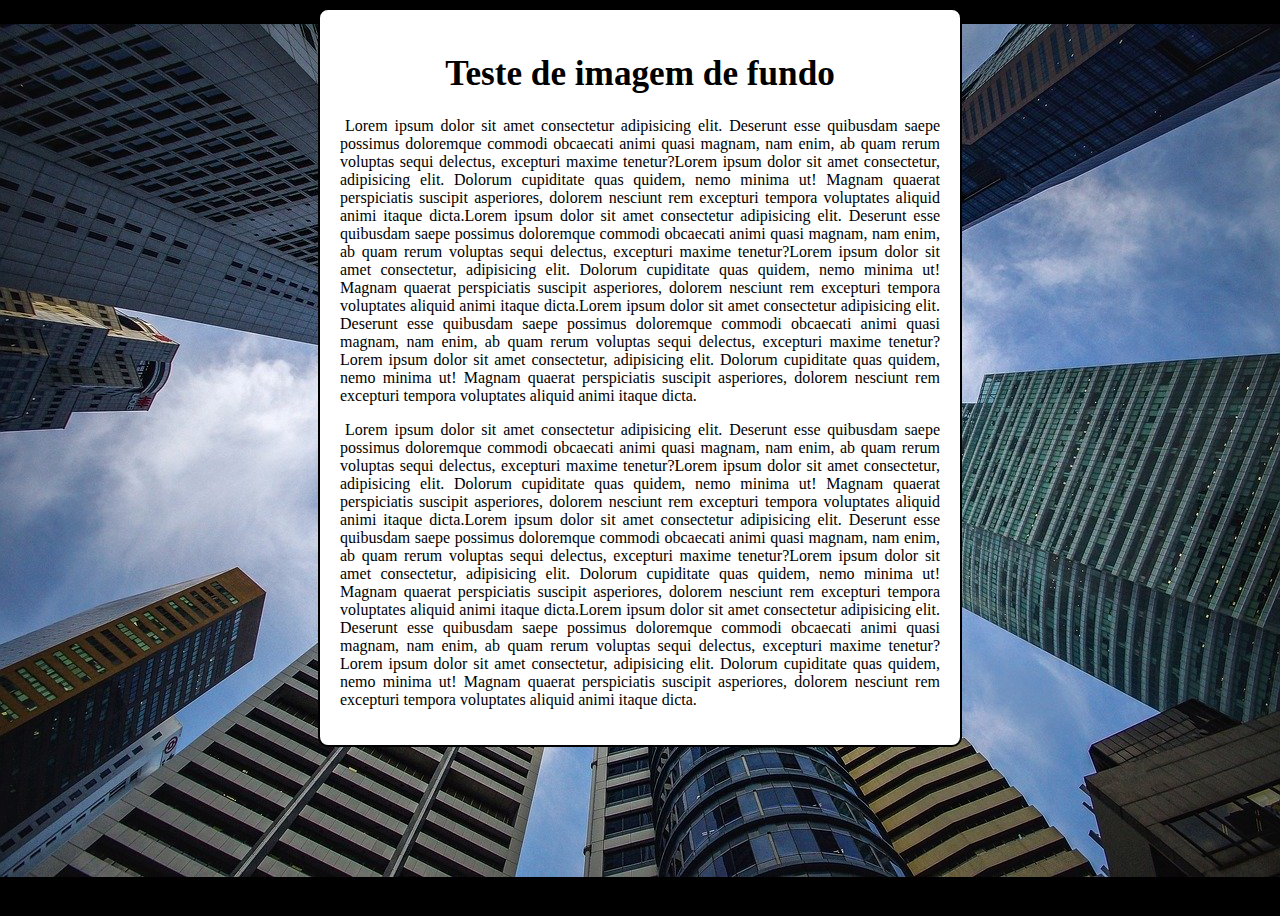
<file: Exercicios/ex022/fundo006.html>
<!DOCTYPE html>
<html lang="pt-br">
<head>
    <meta charset="UTF-8">
    <meta http-equiv="X-UA-Compatible" content="IE=edge">
    <meta name="viewport" content="width=device-width, initial-scale=1.0">
    <title>Fundo fixo de tela</title>
    <style>
        body {
            height: 100vh;
            /*
            background-color: black;
            background-image: url('Imagens/wallpaper002.jpg');
            background-position: center center;
            background-repeat: no-repeat;
            background-size: cover;
            background-attachment: fixed; */
            background: black url('Imagens/wallpaper002.jpg') center center no-repeat fixed;
        }
                /*  ainda nao funciona 01/04/22*/
               /*
            shorthand (abreviar funçoes) - background
                ordem: color > image > position > repeat > [size] > attachment 
            */


        main {
        background-color: white;
        max-width: 600px;
        margin: auto;
        border-radius: 10px;
        border: 2px solid black;
        padding: 20px;
        }
         

        h1 {
            font-size: 2.2em;
            text-align: center;
        }

        p {
            text-align: justify;
            text-indent: 5px;
        }
    </style>
</head>
<body>
    <main>
        <h1>Teste de imagem de fundo</h1>
        <p>Lorem ipsum dolor sit amet consectetur adipisicing elit. Deserunt esse quibusdam saepe possimus doloremque commodi obcaecati animi quasi magnam, nam enim, ab quam rerum voluptas sequi delectus, excepturi maxime tenetur?Lorem ipsum dolor sit amet consectetur, adipisicing elit. Dolorum cupiditate quas quidem, nemo minima ut! Magnam quaerat perspiciatis suscipit asperiores, dolorem nesciunt rem excepturi tempora voluptates aliquid animi itaque dicta.Lorem ipsum dolor sit amet consectetur adipisicing elit. Deserunt esse quibusdam saepe possimus doloremque commodi obcaecati animi quasi magnam, nam enim, ab quam rerum voluptas sequi delectus, excepturi maxime tenetur?Lorem ipsum dolor sit amet consectetur, adipisicing elit. Dolorum cupiditate quas quidem, nemo minima ut! Magnam quaerat perspiciatis suscipit asperiores, dolorem nesciunt rem excepturi tempora voluptates aliquid animi itaque dicta.Lorem ipsum dolor sit amet consectetur adipisicing elit. Deserunt esse quibusdam saepe possimus doloremque commodi obcaecati animi quasi magnam, nam enim, ab quam rerum voluptas sequi delectus, excepturi maxime tenetur?Lorem ipsum dolor sit amet consectetur, adipisicing elit. Dolorum cupiditate quas quidem, nemo minima ut! Magnam quaerat perspiciatis suscipit asperiores, dolorem nesciunt rem excepturi tempora voluptates aliquid animi itaque dicta.</p>
        <p>Lorem ipsum dolor sit amet consectetur adipisicing elit. Deserunt esse quibusdam saepe possimus doloremque commodi obcaecati animi quasi magnam, nam enim, ab quam rerum voluptas sequi delectus, excepturi maxime tenetur?Lorem ipsum dolor sit amet consectetur, adipisicing elit. Dolorum cupiditate quas quidem, nemo minima ut! Magnam quaerat perspiciatis suscipit asperiores, dolorem nesciunt rem excepturi tempora voluptates aliquid animi itaque dicta.Lorem ipsum dolor sit amet consectetur adipisicing elit. Deserunt esse quibusdam saepe possimus doloremque commodi obcaecati animi quasi magnam, nam enim, ab quam rerum voluptas sequi delectus, excepturi maxime tenetur?Lorem ipsum dolor sit amet consectetur, adipisicing elit. Dolorum cupiditate quas quidem, nemo minima ut! Magnam quaerat perspiciatis suscipit asperiores, dolorem nesciunt rem excepturi tempora voluptates aliquid animi itaque dicta.Lorem ipsum dolor sit amet consectetur adipisicing elit. Deserunt esse quibusdam saepe possimus doloremque commodi obcaecati animi quasi magnam, nam enim, ab quam rerum voluptas sequi delectus, excepturi maxime tenetur?Lorem ipsum dolor sit amet consectetur, adipisicing elit. Dolorum cupiditate quas quidem, nemo minima ut! Magnam quaerat perspiciatis suscipit asperiores, dolorem nesciunt rem excepturi tempora voluptates aliquid animi itaque dicta.</p>
        
    </main>
</body>
</html>
</file>
<file: Desafio/Desafio 012/estilo.css>
@charset "UTF-8";

@import url('https://fonts.googleapis.com/css2?family=Passion+One&family=Sriracha&display=swap');

:root {
    --font-padrao: Arial, Verdana, Helvetica, sans-serif;
    --font-artigo: 'Sriracha', cursive;
    --font-titulo: 'Passion One', cursive;
}

* {
    margin: 0px;
    padding: 0px;
}

header {
    background-color: black;
    min-width: 150px;
    padding: 80px;
}

header > h1 {
    font-family: var(--font-titulo);
    color: white;
    font-size: 9vw;
    text-align: center;

}

header > p {
    font-family: var(--font-padrao);
    color: white;
    font-size: 2vh;
    text-align: center;
}

header a {
    font-weight: bolder;
    height: bolder;
    color: white;
    text-decoration: none;
}

section {
    padding: 10vw 6vw;
    margin: 40px 0px;
}

section > p {
    font-family: var(--font-artigo);
    font-size: 3.5vw; 
    line-height: 2.1em;
}

#sec2 {
    background-image: url('imagens/background001.jpg');
    background-size: cover;
    background-attachment: fixed;
    background-position: top;
    position: relative;
    height: 50vw;
    width: 100vh;

    background-repeat: no-repeat;
}

#par2{
    color: white;
    background-color: rgba(0, 0, 0, 0.425);
    position: absolute;
   
}

#sec4 {
    background-image: url('imagens/background002.jpg');
    background-size: cover;
    background-attachment: fixed;
    background-position: top;
    position: relative;
    height: 20vh;
    width: 100vh;

    background-repeat: no-repeat;
}

footer {
    font-family: var(--font-padrao);
    color: white;
    background-color: black;
    font-size: 2.2vh;
    text-align: center;
    padding: 9px;
    text-decoration: none;
}

footer a {
    color: white;
    font-weight: 500;
    text-decoration: none;
}

footer a:hover {
    text-decoration: underline;
}
</file>
<file: Desafio/Desafio 010/estilo.css>
@charset "UTF-8";

@import url('https://fonts.googleapis.com/css2?family=Bebas+Neue&display=swap');

@font-face {
    font-family: 'Android';
    src: url(fontes/idroid.otf) format('opentype');
    font-weight: normal;
}

:root {
    --cor0: #ebe5c5;
    --cor1: #83e1ad;
    --cor2: #3ddc84;
    --cor3: #2fa866;
    --cor4: #1a5c37;
    --cor5: #063d1e;
    
    --font-padrao: Arial, Verdana, Helvetica, sans-serif;
    --font-destaque: 'Bebas Neue', cursive;
    --font-android: 'Android', cursive;
}

* {
    margin: 0px;
    padding: 0px;
}

body {
    background-color: var(--cor0);
    font-family: var(--font-padrao);
}

a.externo::after {
    content: '\00A0\1F517';
}

header {
    background-image: linear-gradient(to bottom, var(--cor3), var(--cor5));
    min-height: 150px;
    text-align: center;
    padding-top: 40px;
}

header > h1 {
    color: white;
    font-family: var(--font-destaque);
    font-size: 3em;
    font-weight: normal;
    margin-bottom: 20px;
    text-shadow: 2px 2px 0px rgba(0, 0, 0, 0.267);
}

header > p {
    font-family: var(--font-padrao);
    font-size: 1.2em;
    color: white;
    max-width: 600px;
    padding-right: 10px;
    padding-left: 10px;
    margin: auto;
    padding-bottom: 20px;
    text-shadow: 2px 2px 0px rgba(0, 0, 0, 0.315);
}

nav {
    background-color: var(--cor5);
    padding: 10px;
    box-shadow: 0px 7px 7px rgba(0, 0, 0, 0.192);
}

nav > a {
    color: var(--cor1);
    padding: 10px;
    border-radius: 5px;
    text-decoration: none;
    font-weight: bold;
    transition-duration: .5s;
}

nav > a:hover {
    background-color: var(--cor3);
    color: var(--cor5);
}

main {
    min-width: 300px;
    max-width: 1000px;
    margin: auto;
    margin-bottom: 30px;
    padding: 20px;
    background-color: white;
    box-shadow: 0px 0px 10px rgba(0, 0, 0, 0.418);
    border-bottom-left-radius: 10px;
    border-bottom-right-radius: 10px;
}

main h1 {
    color: var(--cor5);
    font-family: var(--font-android);
    font-weight: normal;
    font-size: 1.8em;
    font-display: auto;
}

main h2 {
    font-family: var(--font-android);
    color: var(--cor4);
    font-size: 1.3em;
    font-weight: normal;
    background-image: linear-gradient(to right, var(--cor1), transparent);
    text-indent: 8px;
}

main p {
    margin: 15px 0px;
    text-align: justify;
    text-indent: 30px;
    font-size: 1em;
    line-height: 2em;
}

main strong {
    color: var(--cor4);
    font-weight: bolder;
}

main a {
    text-decoration: none;
    font-weight: bold;
    color: var(--cor5);
    background-color: var(--cor1);
    padding: 2px 6px;
}

main a:hover {
    text-decoration: underline;
    color: var(--cor4);
}

main img {
    width: 100%;
}

main img.pequena {
    max-width: 350px;
    display: block;
    margin: auto;
}

div.video {
    background-color: var(--cor5);
    margin: 0px -20px 30px;
    padding: 20px;
    padding-bottom: 58.5%;
    position: relative;
}

div.video > iframe {
    position: absolute;
    top: 5%;
    left: 5%;
    width: 90%;
    height: 90%;
}

aside {
    background-color: var(--cor1);
    padding: 10px;
    border-radius: 10px;
    box-shadow: 3px 3px 8px rgba(0, 0, 0, 0.281);
}

aside > h3 {
    background-color: var(--cor4);
    color: white;
    padding: 10px;
    margin: -10px -10px 0px -10px;
    border-radius: 10px 10px 0px 0px;
}

aside > ul {
    list-style-type: '\2714\00A0\00A0';
    list-style-position: inside;
    columns: 2;
}

footer {
    background-color: var(--cor5);
    color: white;
    text-align: center;
    font-size: 0.8em;
    padding: 5px;
}

footer a {
    color: white;
    font-weight: bolder;
    text-decoration: none;
}

footer a:hover {
    text-decoration: underline;
    color: var(--cor1);
}
</file>
